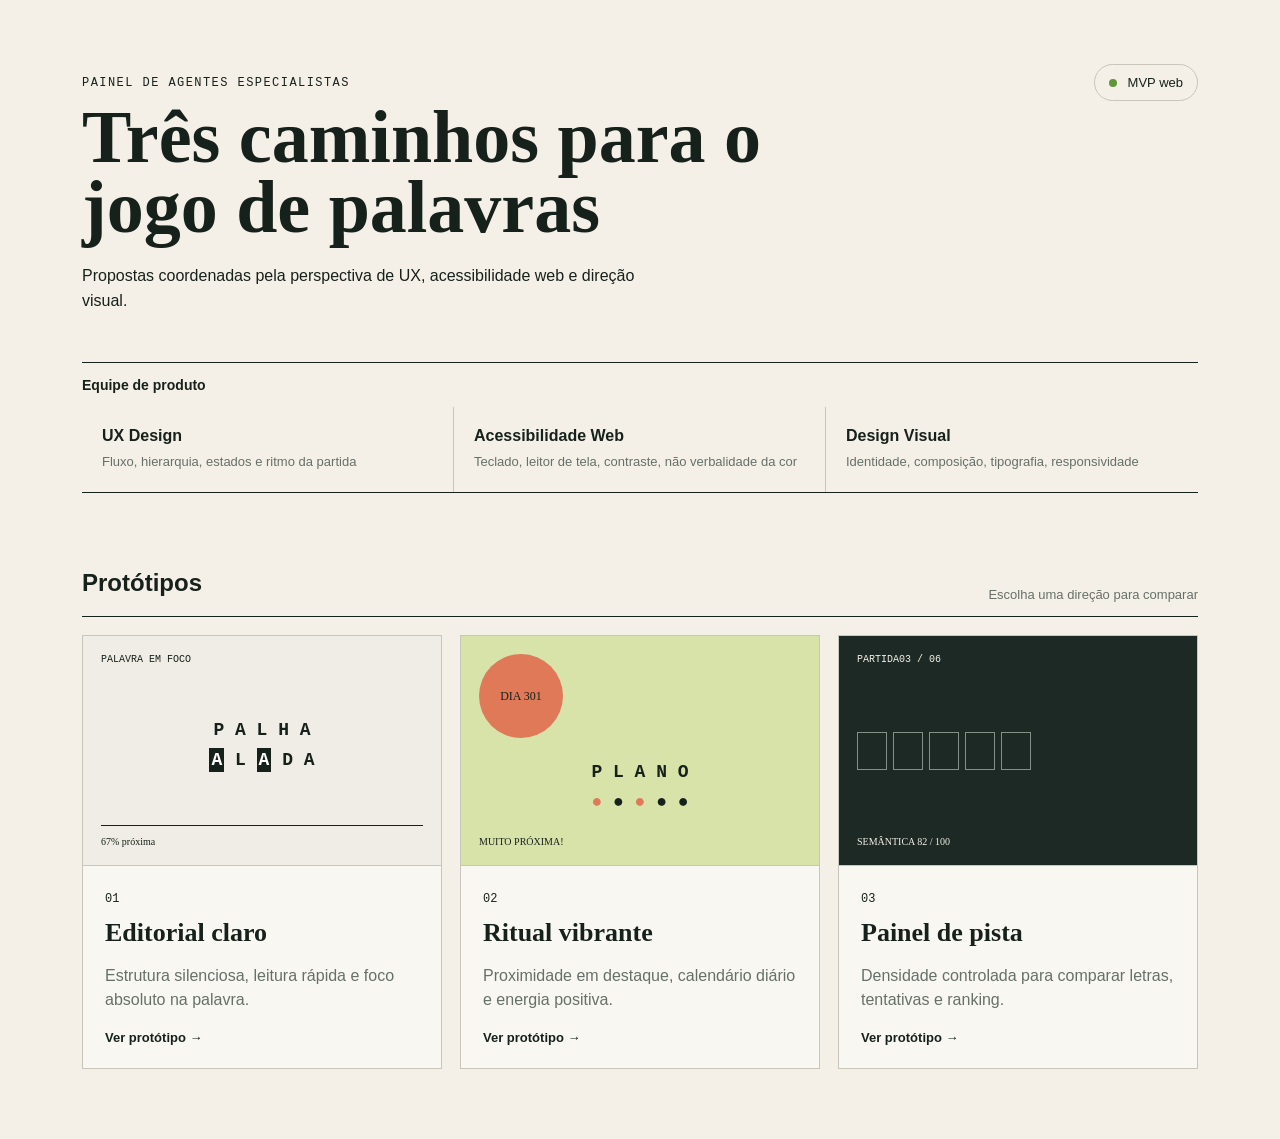
<file: index.html>
<!doctype html>
<html lang="pt-BR">
<head>
  <meta charset="utf-8">
  <meta name="viewport" content="width=device-width, initial-scale=1">
  <title>Estúdio de protótipos — Palavra em foco</title>
  <link rel="stylesheet" href="styles.css">
</head>
<body class="studio">
  <header class="studio-header">
    <div>
      <p class="eyebrow">Painel de agentes especialistas</p>
      <h1>Três caminhos para o jogo de palavras</h1>
      <p>Propostas coordenadas pela perspectiva de UX, acessibilidade web e direção visual.</p>
    </div>
    <span class="status"><span></span> MVP web</span>
  </header>

  <main class="studio-main">
    <section class="agents" aria-labelledby="agents-title">
      <h2 id="agents-title">Equipe de produto</h2>
      <article><strong>UX Design</strong><span>Fluxo, hierarquia, estados e ritmo da partida</span></article>
      <article><strong>Acessibilidade Web</strong><span>Teclado, leitor de tela, contraste, não verbalidade da cor</span></article>
      <article><strong>Design Visual</strong><span>Identidade, composição, tipografia, responsividade</span></article>
    </section>

    <section class="prototypes" aria-labelledby="prototypes-title">
      <div class="section-heading"><h2 id="prototypes-title">Protótipos</h2><span>Escolha uma direção para comparar</span></div>
      <div class="prototype-grid">
        <a class="prototype-card" href="prototype-1.html">
          <div class="mini-preview editorial-preview" aria-hidden="true">
            <div class="mini-top">PALAVRA EM FOCO</div><div class="mini-grid">P A L H A<br><span>A</span> L <span>A</span> D A</div><div class="mini-result">67% próxima</div>
          </div>
          <div><span class="number">01</span><h3>Editorial claro</h3><p>Estrutura silenciosa, leitura rápida e foco absoluto na palavra.</p><b>Ver protótipo →</b></div>
        </a>
        <a class="prototype-card" href="prototype-2.html">
          <div class="mini-preview playful-preview" aria-hidden="true">
            <div class="mini-blob">DIA 301</div><div class="mini-grid">P L A N O<br><span>●</span> ● <span>●</span> ● ●</div><div class="mini-result">MUITO PRÓXIMA!</div>
          </div>
          <div><span class="number">02</span><h3>Ritual vibrante</h3><p>Proximidade em destaque, calendário diário e energia positiva.</p><b>Ver protótipo →</b></div>
        </a>
        <a class="prototype-card" href="prototype-3.html">
          <div class="mini-preview utility-preview" aria-hidden="true">
            <div class="mini-top"><span>PARTIDA</span><span>03 / 06</span></div><div class="mini-board"><i></i><i></i><i></i><i></i><i></i></div><div class="mini-result">SEMÂNTICA 82 / 100</div>
          </div>
          <div><span class="number">03</span><h3>Painel de pista</h3><p>Densidade controlada para comparar letras, tentativas e ranking.</p><b>Ver protótipo →</b></div>
        </a>
      </div>
    </section>
  </main>
</body>
</html>
</file>
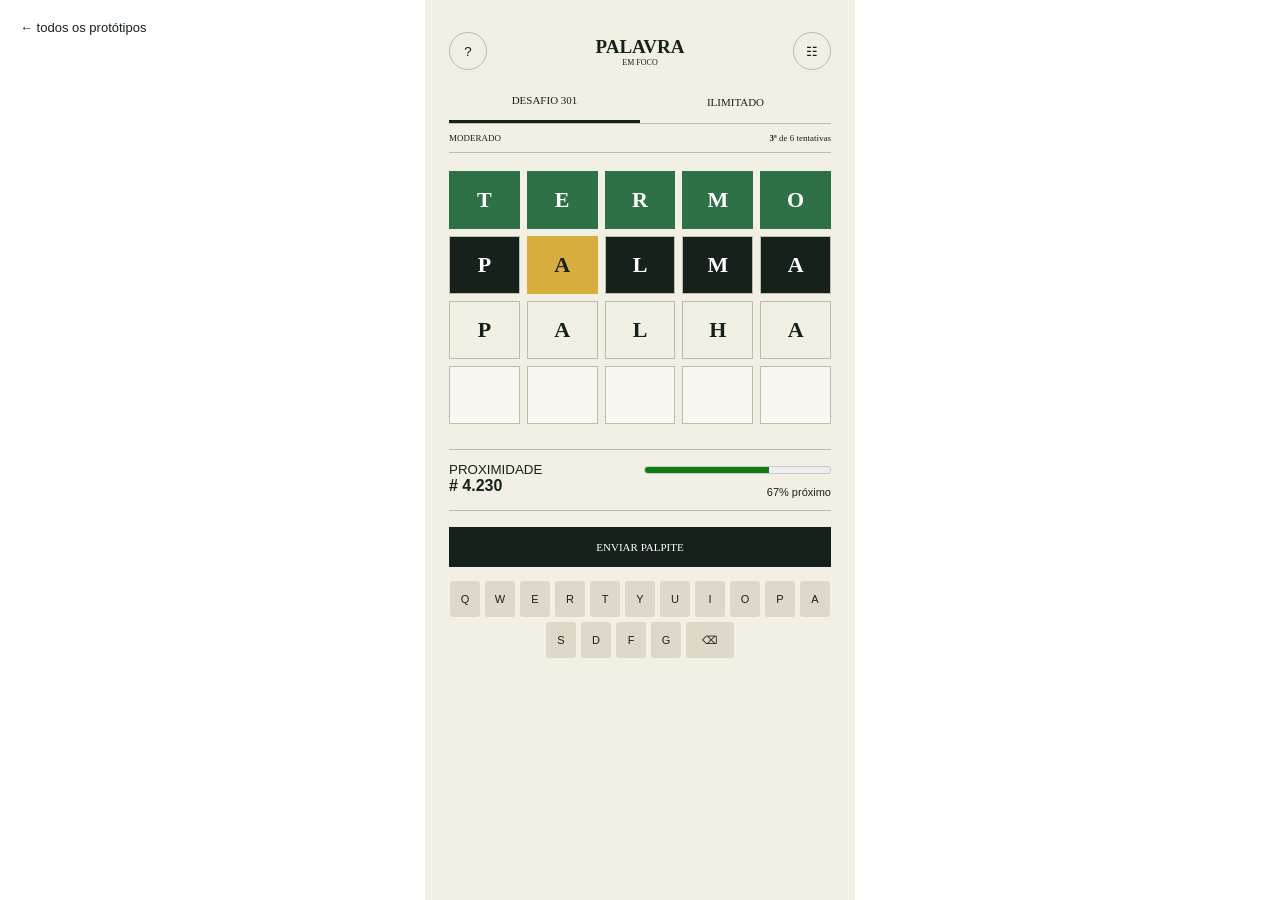
<file: prototype-1.html>
<!doctype html>
<html lang="pt-BR"><head><meta charset="utf-8"><meta name="viewport" content="width=device-width"><title>Protótipo 01 — Editorial claro</title><link rel="stylesheet" href="prototypes.css"><script src="prototypes.js" defer></script></head>
<body class="concept editorial">
<a class="back" href="index.html">← todos os protótipos</a>
<div class="phone-shell">
<header><button aria-label="Abrir ajuda" data-help>?</button><div><b>PALAVRA</b><small>EM FOCO</small></div><button aria-label="Abrir configurações">☷</button></header>
<div class="mode-tabs" role="tablist"><button class="active" role="tab">DESAFIO 301</button><button role="tab" data-unlimited>ILIMITADO</button></div>
<section class="summary"><span>MODERADO</span><p><strong>3ª</strong> de 6 tentativas</p></section>
<section class="word-grid" aria-label="Tentativas">
  <div class="guess row-correct" aria-label="TERMO: todas corretas"><i>T</i><i>E</i><i>R</i><i>M</i><i>O</i></div>
  <div class="guess" aria-label="PALMA: P incorreta, A correta em outra posição"><i class="absent">P</i><i class="present">A</i><i class="absent">L</i><i class="absent">M</i><i class="absent">A</i></div>
  <div class="guess"><i>P</i><i>A</i><i>L</i><i>H</i><i>A</i></div>
  <div class="guess empty"><i></i><i></i><i></i><i></i><i></i></div>
</section>
<section class="semantic"><div><small>PROXIMIDADE</small><strong># 4.230</strong></div><meter min="0" max="100" value="67" aria-label="67 por cento próximo">67%</meter><p>67% próximo</p></section>
<button class="send" id="send">ENVIAR PALPITE</button>
<div class="keyboard" aria-label="Teclado virtual"><button>Q</button><button>W</button><button>E</button><button>R</button><button>T</button><button>Y</button><button>U</button><button>I</button><button>O</button><button>P</button><button>A</button><button>S</button><button>D</button><button>F</button><button>G</button><button class="wide">⌫</button></div>
</div>
<div class="toast" role="status" aria-live="polite"></div>
</body></html>
</file>
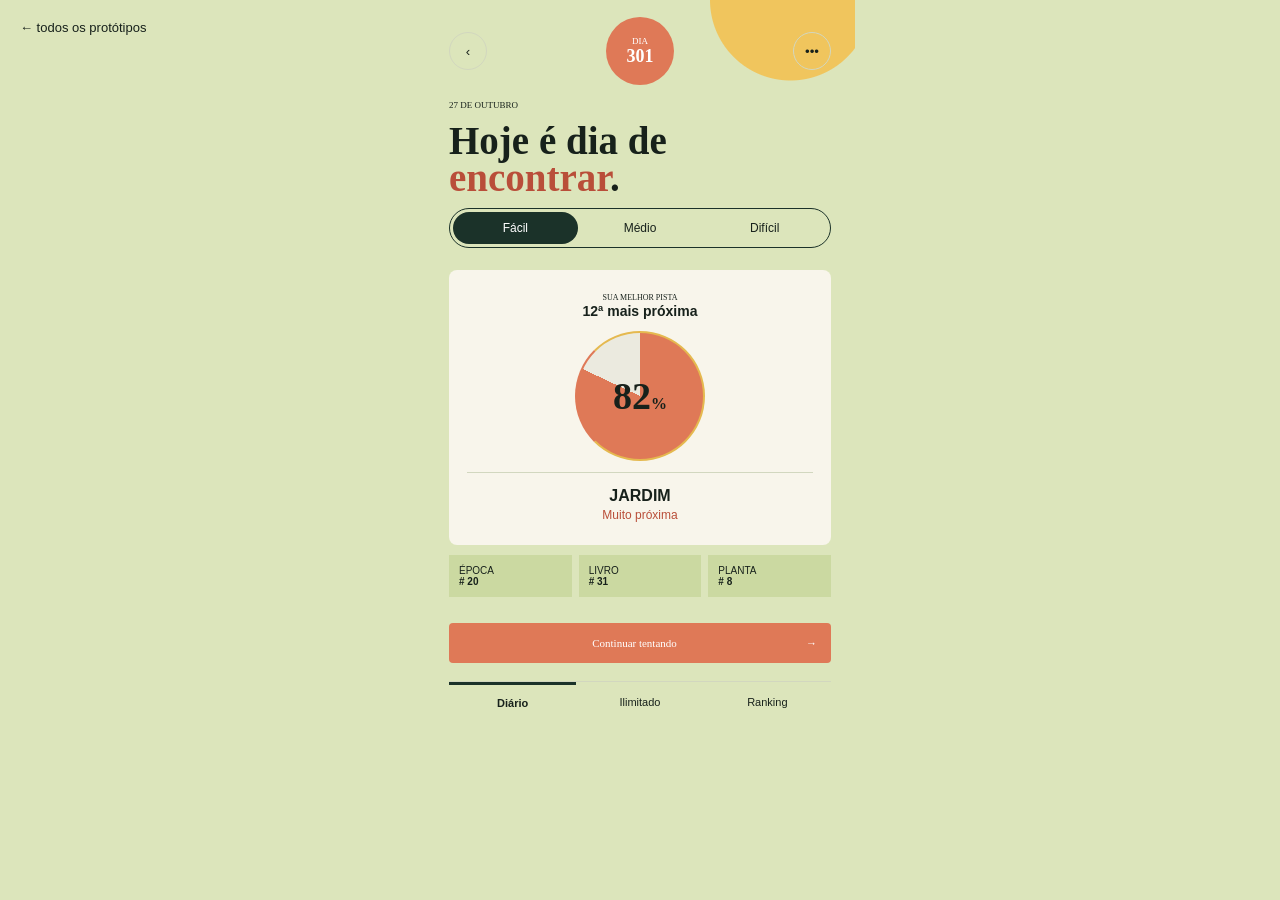
<file: prototype-2.html>
<!doctype html>
<html lang="pt-BR"><head><meta charset="utf-8"><meta name="viewport" content="width=device-width"><title>Protótipo 02 — Ritual vibrante</title><link rel="stylesheet" href="prototypes.css"><script src="prototypes.js" defer></script></head>
<body class="concept playful">
<a class="back" href="index.html">← todos os protótipos</a>
<div class="phone-shell">
<header><button aria-label="Menu">‹</button><div class="day-badge">DIA<br><b>301</b></div><button aria-label="Estatísticas">•••</button></header>
<div class="daily-title"><p>27 DE OUTUBRO</p><h1>Hoje é dia de<br><em>encontrar</em>.</h1></div>
<div class="difficulty-pill"><button class="selected">Fácil</button><button>Médio</button><button>Difícil</button></div>
<section class="hero-board">
  <div class="attempt-label"><span>SUA MELHOR PISTA</span><strong>12ª mais próxima</strong></div>
  <div class="orbit" aria-label="82 por cento de proximidade"><span>82<small>%</small></span></div>
  <div class="word-chip"><b>JARDIM</b><span>Muito próxima</span></div>
</section>
<section class="recent" aria-label="Tentativas recentes">
  <div><span>ÉPOCA</span><b># 20</b></div><div><span>LIVRO</span><b># 31</b></div><div><span>PLANTA</span><b># 8</b></div>
</section>
<button class="send coral" id="send">Continuar tentando <span>→</span></button>
<nav aria-label="Modos"><button class="active">Diário</button><button data-unlimited>Ilimitado</button><button>Ranking</button></nav>
</div>
<div class="toast" role="status" aria-live="polite"></div>
</body></html>
</file>
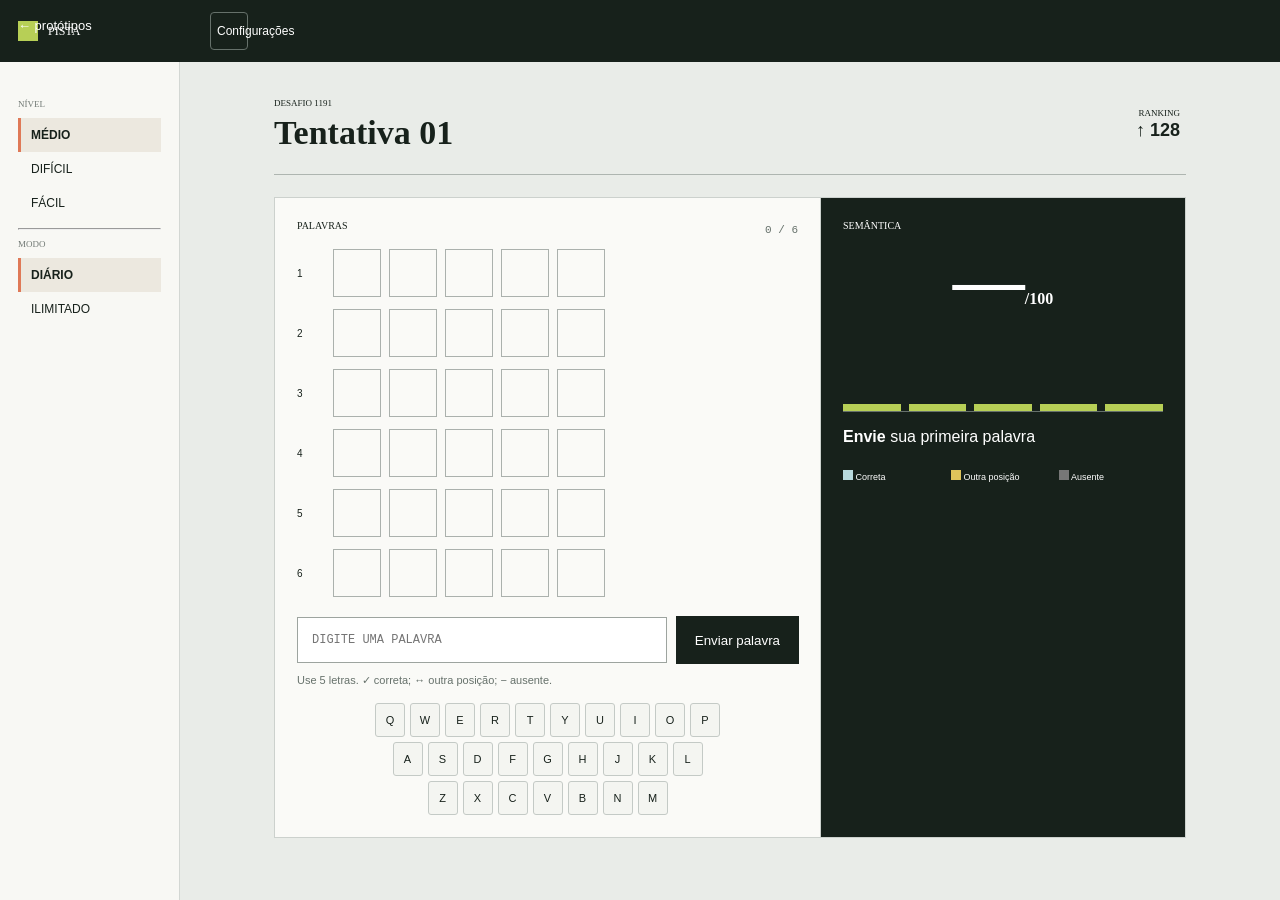
<file: prototype-3.html>
<!doctype html>
<html lang="pt-BR">
<head>
  <meta charset="utf-8">
  <meta name="viewport" content="width=device-width, initial-scale=1">
  <title>Pista — Jogo de palavras</title>
  <link rel="stylesheet" href="prototypes.css">
  <link rel="stylesheet" href="game.css">
  <script src="prototypes.js" defer></script>
</head>
<body class="concept utility game-app">
<a class="back" href="index.html">← protótipos</a>
<div class="app-shell">
  <header><div class="brand"><i aria-hidden="true"></i> PISTA</div><button id="settings-button" aria-haspopup="dialog">Configurações</button></header>
  <aside aria-label="Opções da partida">
    <p>NÍVEL</p><div class="difficulty-options"><button data-difficulty="medium" class="active">MÉDIO</button><button data-difficulty="hard">DIFÍCIL</button><button data-difficulty="easy">FÁCIL</button></div><hr>
    <p>MODO</p><div class="mode-options"><button data-mode="daily" class="active">DIÁRIO</button><button data-mode="unlimited">ILIMITADO</button></div>
  </aside>
  <main>
    <div class="round-head"><div><small id="puzzle-label">DESAFIO 301</small><h1 id="attempt-title">Nova partida</h1></div><button id="ranking-button" class="ranking-summary" aria-label="Abrir ranking"><small>RANKING</small><strong>↑ 128</strong></button></div>
    <div class="analysis-grid">
      <section class="letter-panel" aria-labelledby="words-heading">
        <div class="panel-heading"><h2 id="words-heading">PALAVRAS</h2><span id="attempt-count">0 / 6</span></div>
        <div id="attempt-list" class="attempt-list" aria-live="polite"></div>
        <form id="guess-form" class="guess-form" autocomplete="off">
          <label for="guess-input" class="sr-only">Digite uma palavra de cinco letras</label>
          <input id="guess-input" name="guess" maxlength="5" inputmode="text" placeholder="DIGITE UMA PALAVRA" aria-describedby="guess-help">
          <button id="send" type="submit">Enviar palavra</button>
        </form>
        <p id="guess-help" class="input-help">Use 5 letras. ✓ correta; ↔ outra posição; − ausente.</p>
        <div id="virtual-keyboard" class="virtual-keyboard" aria-label="Teclado virtual"></div>
      </section>
      <section class="clues-panel" aria-labelledby="semantic-heading">
        <h2 id="semantic-heading">SEMÂNTICA</h2><div class="big-score"><span id="semantic-score">—</span><small>/100</small></div>
        <div id="semantic-bars" class="signal" aria-hidden="true"><i></i><i></i><i></i><i></i><i></i></div>
        <p id="semantic-rank"><b>Envie</b> sua primeira palavra</p>
        <div class="legend" aria-label="Legenda de feedback"><span><i></i> Correta</span><span><i></i> Outra posição</span><span><i></i> Ausente</span></div>
      </section>
    </div>
  </main>
</div>
<dialog id="result-dialog" aria-labelledby="result-title"><button class="dialog-close" aria-label="Fechar resultado">×</button><p class="dialog-kicker">RESULTADO</p><h2 id="result-title">Parabéns!</h2><div id="result-summary"></div><div class="dialog-actions"><button id="share-button">Compartilhar resultado</button><button id="new-game-button">Jogar novamente</button></div></dialog>
<dialog id="settings-dialog" aria-labelledby="settings-title"><button class="dialog-close" aria-label="Fechar configurações">×</button><p class="dialog-kicker">PREFERÊNCIAS</p><h2 id="settings-title">Configurações</h2><label class="setting-row">Tema escuro <input id="theme-toggle" type="checkbox" role="switch"></label><label class="setting-row">Alto contraste <input id="contrast-toggle" type="checkbox" role="switch"></label><button id="reset-button" class="danger-button">Apagar progresso local</button></dialog>
<div class="toast" role="status" aria-live="polite"></div>
</body>
</html>
</file>
<file: styles.css>
:root{--ink:#17211b;--paper:#f4f0e7;--lime:#c7db5a;--blue:#b8d9dd;--coral:#df7957;--white:#fff;--muted:#667068;--border:#c9c5ba}*{box-sizing:border-box}body{margin:0;font-family:Manrope,sans-serif;color:var(--ink);background:var(--paper)}button,a,input{font:inherit}.studio-header{max-width:1180px;margin:auto;padding:64px 32px 32px;display:flex;justify-content:space-between;gap:24px}.eyebrow{font:500 12px DM Mono,monospace;text-transform:uppercase;letter-spacing:.12em}.studio-header h1{font:600 clamp(40px,7vw,74px)/.95 Fraunces,serif;max-width:760px;margin:12px 0 20px}.studio-header p:last-child{max-width:580px;line-height:1.6}.status{align-self:flex-start;border:1px solid var(--border);border-radius:99px;padding:10px 14px;font-size:13px}.status span{display:inline-block;width:8px;height:8px;border-radius:50%;background:#5e9639;margin-right:7px}.studio-main{max-width:1180px;margin:auto;padding:0 32px 70px}.agents{display:grid;grid-template-columns:repeat(3,1fr);border-top:1px solid var(--ink);border-bottom:1px solid var(--ink);margin-bottom:56px}.agents h2{grid-column:1/-1;font-size:14px;margin:14px 0}.agents article{padding:20px;border-right:1px solid var(--border);display:flex;flex-direction:column;gap:8px}.agents article:last-child{border-right:0}.agents span{color:var(--muted);line-height:1.45;font-size:13px}.section-heading{display:flex;justify-content:space-between;align-items:end;border-bottom:1px solid var(--ink);margin-bottom:18px}.section-heading span{color:var(--muted);font-size:13px;margin-bottom:14px}.prototype-grid{display:grid;grid-template-columns:repeat(3,1fr);gap:18px}.prototype-card{color:inherit;text-decoration:none;border:1px solid var(--border);background:#f9f7f1}.prototype-card>div:last-child{padding:22px}.number{font:12px DM Mono,monospace}.prototype-card h3{font:600 26px Fraunces,serif;margin:12px 0 8px}.prototype-card p{color:var(--muted);line-height:1.5}.prototype-card b{font-size:13px}.mini-preview{height:230px;padding:18px;display:flex;flex-direction:column;justify-content:space-between;border-bottom:1px solid var(--border)}.mini-top{font:500 10px DM Mono,monospace}.mini-grid{font:600 18px DM Mono,monospace;line-height:1.7;text-align:center}.editorial-preview{background:#efede5}.editorial-preview span{color:#fff;background:#17211b;padding:2px}.editorial-preview .mini-result{border-top:1px solid #17211b;padding-top:10px}.playful-preview{background:#d8e3aa;position:relative}.mini-blob{width:84px;height:84px;border-radius:50%;background:#df7957;display:grid;place-items:center;font:500 12px DM Mono}.playful-preview span{color:#df7957}.utility-preview{background:#1d2925;color:#f4f0e7}.mini-board{display:flex;gap:6px}.mini-board i{width:30px;height:38px;border:1px solid #829087}.mini-result{font:500 10px DM Mono}
@media(max-width:800px){.studio-header{padding-top:36px}.studio-header,.section-heading{flex-direction:column}.agents,.prototype-grid{grid-template-columns:1fr}.agents article{border-right:0;border-bottom:1px solid var(--border)}.status{display:none}}
</file>
<file: prototypes.css>
*{box-sizing:border-box}body{margin:0;font-family:Manrope,sans-serif;color:#17211b}.back{position:fixed;left:20px;top:20px;color:inherit;text-decoration:none;font-size:13px;z-index:10}.phone-shell{max-width:430px;min-height:100vh;margin:auto;padding:22px 24px;background:var(--bg,#f4f1e8)}button{border:0;background:none;color:inherit;cursor:pointer}.concept header{height:58px;display:flex;justify-content:space-between;align-items:center}.concept header button{width:38px;height:38px;border-radius:50%;border:1px solid var(--line)}.concept header>div{text-align:center}.mode-tabs{display:flex;border-bottom:1px solid var(--line)}.mode-tabs button{flex:1;padding:14px 6px;font:500 11px DM Mono}.mode-tabs .active{border-bottom:3px solid var(--ink)}
.editorial{--ink:#17211b;--bg:#f2efe5;--line:#bebbaF;--green:#2f7146;--yellow:#d8ae3e;--grey:#777c78}.editorial header div{font:600 19px Fraunces;text-transform:uppercase}.editorial header div small{display:block;font:500 8px DM Mono}.summary{display:flex;justify-content:space-between;align-items:center;border-bottom:1px solid var(--line)}.summary span,.summary p{font:500 9px DM Mono}.word-grid{padding:18px 0}.guess{height:58px;display:grid;grid-template-columns:repeat(5,1fr);gap:7px;margin-bottom:7px}.guess i{border:1px solid var(--line);display:grid;place-items:center;font:600 22px Fraunces}.guess .absent{background:var(--ink);color:white}.guess .present{background:var(--yellow);border-color:var(--yellow)}.guess.row-correct i{background:var(--green);color:white;border-color:var(--green)}.empty i{background:#f8f7f1}.semantic{border-top:1px solid var(--line);border-bottom:1px solid var(--line);padding:12px 0;display:grid;grid-template-columns:1fr 1fr;gap:8px}.semantic div{grid-row:1/3}.semantic small,.semantic strong{display:block}.semantic meter{width:100%;accent-color:#477d59}.semantic p{font-size:11px;margin:0;text-align:right}.send{width:100%;padding:14px;margin-top:16px;background:var(--ink);color:white;font:500 11px DM Mono}.keyboard{display:flex;flex-wrap:wrap;justify-content:center;gap:5px;margin-top:14px}.keyboard button{height:36px;min-width:30px;background:#ddd8c9;border-radius:3px;font-size:11px}.keyboard .wide{min-width:48px}
.playful{--ink:#1b3229;--line:#d2d7bf;background:#dce5bb}.playful .phone-shell{--bg:#dce5bb;background:radial-gradient(circle at 85% 0%,#f0c55d 0 80px,transparent 81px),#dce5bb}.day-badge{width:68px;height:68px;border-radius:50%;background:#df7957;color:white;font:500 9px DM Mono;display:grid;align-content:center}.day-badge b{font-size:18px}.daily-title{margin-top:20px}.daily-title p{font:500 9px DM Mono}.daily-title h1{font:600 39px/.95 Fraunces;margin:12px 0}.daily-title em{font-style:normal;color:#b94e39}.difficulty-pill{display:grid;grid-template-columns:repeat(3,1fr);border:1px solid var(--ink);border-radius:99px;padding:3px}.difficulty-pill button{padding:9px;border-radius:99px;font-size:12px}.difficulty-pill .selected{background:var(--ink);color:white}.hero-board{margin-top:22px;min-height:275px;background:#f8f5eb;border-radius:8px;padding:18px;display:grid;place-items:center}.attempt-label{text-align:center}.attempt-label span{display:block;font:500 8px DM Mono}.attempt-label strong{font-size:14px}.orbit{width:130px;height:130px;border:2px solid #e5b94f;border-left-color:#df7957;border-radius:50%;display:grid;place-items:center;background:conic-gradient(#df7957 82%,#ebeadf 82%)}.orbit span{font:600 38px Fraunces}.orbit small{font-size:16px}.word-chip{width:100%;border-top:1px solid var(--line);padding-top:14px;text-align:center}.word-chip b,.word-chip span{display:block}.word-chip span{font-size:12px;color:#b94e39;margin-top:3px}.recent{display:grid;grid-template-columns:repeat(3,1fr);gap:7px;margin:10px 0}.recent div{background:#cbd9a1;padding:10px}.recent span,.recent b{display:block;font-size:10px}.coral{background:#df7957;color:white;border-radius:4px}.coral span{float:right}.playful nav{display:grid;grid-template-columns:repeat(3,1fr);margin-top:18px;border-top:1px solid var(--line)}.playful nav button{padding:12px;font-size:11px}.playful nav .active{font-weight:700;border-top:3px solid var(--ink)}
.utility{background:#e9ece8}.app-shell{min-height:100vh;padding-left:180px}.utility header{position:fixed;top:0;left:0;right:0;height:62px;padding:0 28px 0 18px;background:#17211b;color:white;border-radius:0}.utility header button{border:1px solid #66716b;color:white;border-radius:4px;font-size:12px}.brand{display:flex;align-items:center;font:500 12px DM Mono}.brand i{width:20px;height:20px;background:#b7cf56;margin-right:10px}.utility aside{position:fixed;left:0;top:62px;bottom:0;width:180px;padding:24px 18px;background:#f8f8f4;border-right:1px solid #d3d7d3}.utility aside p{font:500 9px DM Mono;color:#727a75}.utility aside button{display:block;width:100%;text-align:left;padding:10px;border-left:3px solid transparent;font-size:12px}.utility aside button.active{border-left-color:#df7957;background:#ece8df;font-weight:700}.utility main{max-width:960px;margin:auto;padding:92px 24px 30px}.round-head{display:flex;justify-content:space-between;border-bottom:1px solid #aeb5b0;padding-bottom:18px}.round-head h1{font:600 34px Fraunces;margin:4px 0}.round-head small{font:500 9px DM Mono}.analysis-grid{display:grid;grid-template-columns:1.5fr 1fr;margin-top:22px;border:1px solid #ccd1cd;background:#fafaf7}.analysis-grid section{padding:22px}.letter-panel{border-right:1px solid #ccd1cd}.analysis-grid h2{font:500 10px DM Mono;margin-top:0}.p-row{height:54px;display:grid;grid-template-columns:28px repeat(5,48px);gap:8px;margin:8px 0}.p-row span{font-size:10px;align-self:center}.p-row i{border:1px solid #abb1ad;display:grid;place-items:center;font-style:normal;font-weight:700}.p-row .has{background:#b8d9dd}.p-row .spot{background:#dfc45b}.p-row.current{border-left:3px solid #df7957}.clues-panel{background:#17211b;color:white}.big-score{font:600 72px Fraunces;text-align:center}.big-score small{font-size:16px}.signal{height:90px;display:flex;align-items:end;gap:8px;border-bottom:1px solid #66716b}.signal i{flex:1;background:#b7cf56}.legend{display:grid;grid-template-columns:repeat(3,1fr);gap:4px;margin-top:24px;font-size:9px}.legend i{display:inline-block;width:10px;height:10px;background:#b8d9dd}.legend span:nth-child(2) i{background:#dfc45b}.legend span:nth-child(3) i{background:#777}.letter-panel .send{background:#17211b;color:white;margin-top:10px}.toast{position:fixed;bottom:18px;left:50%;transform:translate(-50%,20px);background:#17211b;color:white;padding:12px 18px;border-radius:4px;opacity:0;transition:.2s;font-size:13px;pointer-events:none}.toast.show{opacity:1;transform:translate(-50%,0)}button:focus-visible,a:focus-visible{outline:3px solid #2675c7;outline-offset:3px}@media(max-width:700px){.back{position:static;display:inline-block;margin:12px}.app-shell{padding-left:0}.utility aside{position:static;width:auto;height:auto;display:flex;gap:6px;padding:10px;margin-top:62px}.utility aside p,.utility aside hr{display:none}.utility aside button{width:auto}.utility main{padding-top:20px}.analysis-grid{grid-template-columns:1fr}.letter-panel{border-right:0;border-bottom:1px solid #ccd1cd}}
</file>
<file: game.css>
.game-app{min-height:100vh}.sr-only{position:absolute;width:1px;height:1px;padding:0;margin:-1px;overflow:hidden;clip:rect(0,0,0,0);white-space:nowrap;border:0}.game-app .back{top:18px;left:18px;color:#fff}.game-app .app-shell{padding-left:180px}.game-app header{padding-left:210px}.game-app .brand{position:absolute;left:18px}.game-app aside{padding-top:28px}.ranking-summary{color:#17211b;text-align:right}.ranking-summary small,.ranking-summary strong{display:block}.ranking-summary strong{font-size:18px;margin-top:2px}.panel-heading{display:flex;justify-content:space-between;align-items:center}.panel-heading span{font:500 11px "Courier New",monospace;color:#66716b}.attempt-list{min-height:108px}.p-row{grid-template-columns:28px repeat(5,48px);height:52px;align-items:center}.p-row i{height:48px;width:48px}.p-row .correct,.p-row .correct *{background:#2f7146;color:#fff;border-color:#2f7146;position:relative}.p-row .correct::before{content:"✓";position:absolute;right:3px;bottom:1px;font-size:10px}.p-row .spot{background:#dfc45b;border-color:#dfc45b;color:#17211b;position:relative}.p-row .spot::before{content:"↔";position:absolute;right:3px;bottom:1px;font-size:10px}.p-row .absent{background:#777c78;color:#fff;border-color:#777c78;position:relative}.p-row .absent::before{content:"−";position:absolute;right:4px;bottom:1px;font-size:10px}.empty-row i{background:#fafaf7}.guess-form{display:grid;grid-template-columns:1fr auto;gap:10px;margin-top:18px}.guess-form input{min-width:0;height:46px;border:1px solid #9da49f;background:#fff;padding:0 14px;font:500 12px "Courier New",monospace;text-transform:uppercase}.guess-form input:focus-visible{outline:3px solid #2675c7;outline-offset:2px}.guess-form button{height:46px;padding:0 18px;background:#17211b;color:#fff;cursor:pointer}.input-help{font-size:11px;color:#66716b}.virtual-keyboard{margin-top:16px}.virtual-keyboard div{display:flex;justify-content:center;gap:5px;margin-top:5px}.virtual-keyboard button{min-width:30px;height:34px;border:1px solid #c4cac6;border-radius:3px;background:#f4f5f1;font-size:11px}.virtual-keyboard .key-correct{background:#2f7146;color:#fff;border-color:#2f7146}.virtual-keyboard .key-present{background:#dfc45b;border-color:#dfc45b}.virtual-keyboard .key-absent{background:#777c78;color:#fff;border-color:#777c78}.dialog-actions{display:grid;grid-template-columns:1fr 1fr;gap:10px;margin-top:20px}dialog{width:min(440px,calc(100vw - 32px));border:1px solid #c4cac6;padding:28px;color:#17211b;background:#fafaf7;box-shadow:0 24px 80px rgba(0,0,0,.24)}dialog::backdrop{background:rgba(23,33,27,.66)}dialog h2{font-family:Georgia,serif;font-size:32px;margin:5px 0 18px}.dialog-close{float:right;width:36px;height:36px;font-size:22px}.dialog-kicker{font:500 10px "Courier New",monospace}.dialog-actions button,.danger-button,.setting-row{min-height:44px}.dialog-actions button{border:1px solid #17211b;background:#fff}.dialog-actions button:first-child{background:#17211b;color:#fff}.setting-row{display:flex;justify-content:space-between;align-items:center;border-top:1px solid #ccd1cd}.setting-row input{accent-color:#2675c7}.danger-button{width:100%;margin-top:18px;border:1px solid #a13e2d;color:#7d2c20;background:#fff}.dark-theme{background:#202822;color:#f3f5f1}.dark-theme .utility header{background:#101410}.dark-theme .app-shell,.dark-theme aside,.dark-theme dialog{background:#202822;color:#f3f5f1}.dark-theme .analysis-grid,.dark-theme .letter-panel,.dark-theme dialog{border-color:#586159}.dark-theme .analysis-grid{background:#2a332d}.dark-theme .guess-form input{background:#151916;color:#fff;border-color:#737d76}.dark-theme .p-row i{background:#2b332e;border-color:#737d76}.dark-theme .clues-panel{background:#101410}.dark-theme .round-head,.dark-theme .guess-form input,.dark-theme .panel-heading span{color:#f3f5f1}.dark-theme .ranking-summary{color:#f3f5f1}.dark-theme .virtual-keyboard button{background:#303933;color:#fff}.high-contrast{filter:contrast(1.35)}@media(min-width:701px){.letter-panel{position:relative}.guess-form button{position:relative;z-index:5;box-shadow:0 0 0 1px #17211b}}
@media(max-width:700px){body.game-app{overflow-x:hidden}.game-app .analysis-grid{width:100%;max-width:100%;grid-template-columns:100% !important}.game-app .letter-panel,.game-app .clues-panel{min-width:0;width:100% !important;max-width:100% !important;overflow:hidden}.game-app .back{position:absolute;top:72px;left:12px;color:#17211b;z-index:1}.game-app header button{position:relative;z-index:2}.game-app .app-shell{padding-left:0}.game-app header{padding-left:0}.game-app .brand{position:static}.game-app main{padding-left:14px;padding-right:14px}.game-app aside{overflow-x:auto;height:auto}.game-app aside>div{display:flex}.game-app aside button{white-space:nowrap}.game-app aside hr{display:none}.game-app aside p{display:none}.guess-form{grid-template-columns:1fr}.p-row{grid-template-columns:24px repeat(5,minmax(42px,48px));justify-content:center}.dialog-actions{grid-template-columns:1fr}}
</file>
